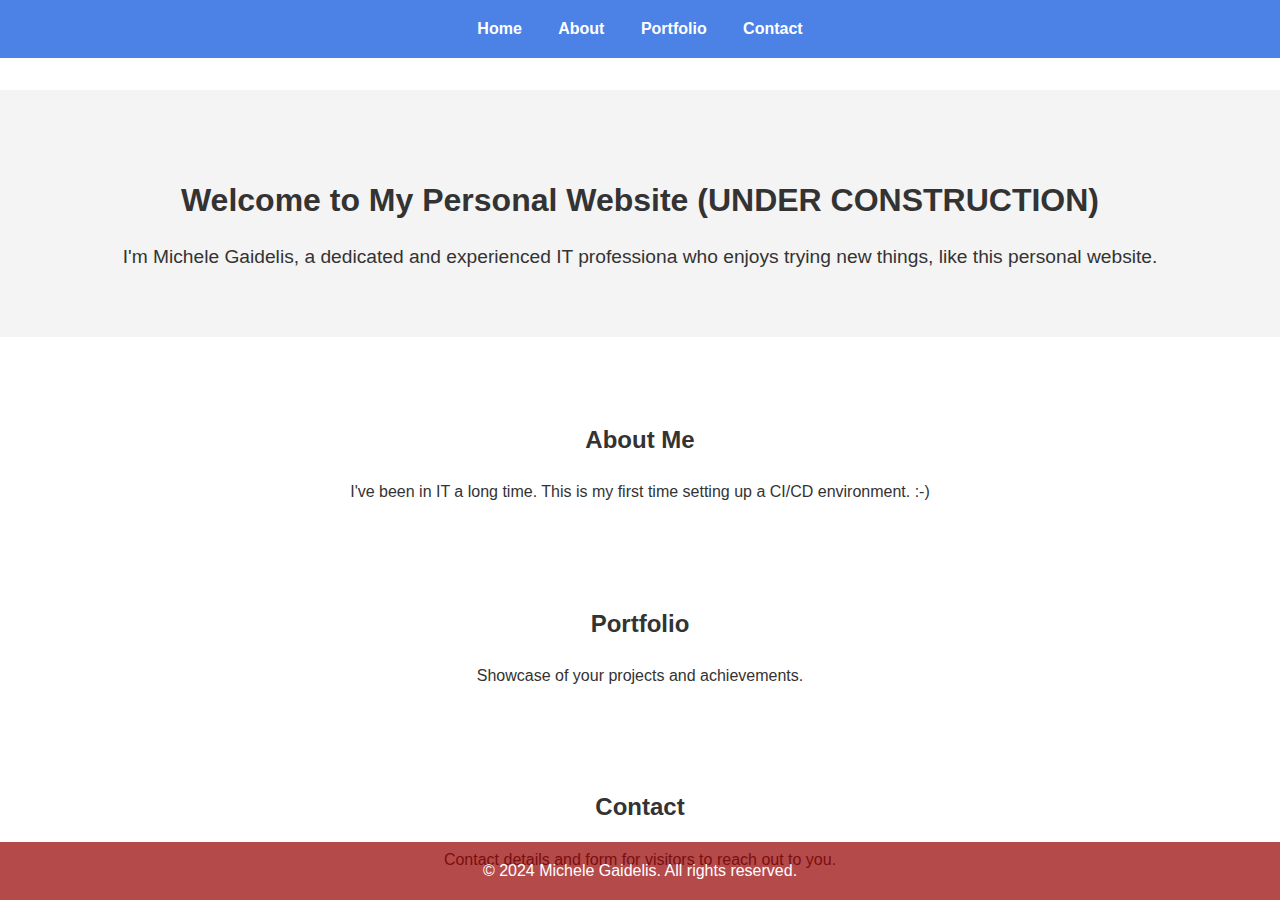
<file: index.html>
<!DOCTYPE html>
   <html lang="en">
   <head>
       <meta charset="UTF-8">
       <meta name="viewport" content="width=device-width, initial-scale=1.0">
       <title>Personal Website</title>
       <link rel="stylesheet" href="styles.css">
   </head>
   <body>
       <header>
           <nav>
               <ul>
                   <li><a href="#home">Home</a></li>
                   <li><a href="#about">About</a></li>
                   <li><a href="#portfolio">Portfolio</a></li>
                   <li><a href="#contact">Contact</a></li>
               </ul>
           </nav>
       </header>
       <section id="home">
           <div class="intro">
               <h1>Welcome to My Personal Website (UNDER CONSTRUCTION)</h1>
               <p>I'm Michele Gaidelis, a dedicated and experienced IT professiona who enjoys trying new things, like this personal website.</p>
           </div>
       </section>
       <section id="about">
           <div class="content">
               <h2>About Me</h2>
               <p>I've been in IT a long time. This is my first time setting up a CI/CD environment. :-)</p>
           </div>
       </section>
       <section id="portfolio">
           <div class="content">
               <h2>Portfolio</h2>
               <p>Showcase of your projects and achievements.</p>
           </div>
       </section>
       <section id="contact">
           <div class="content">
               <h2>Contact</h2>
               <p>Contact details and form for visitors to reach out to you.</p>
           </div>
       </section>
       <footer>
           <p>&copy; 2024 Michele Gaidelis. All rights reserved.</p>
       </footer>
   </body>
   </html>
</file>
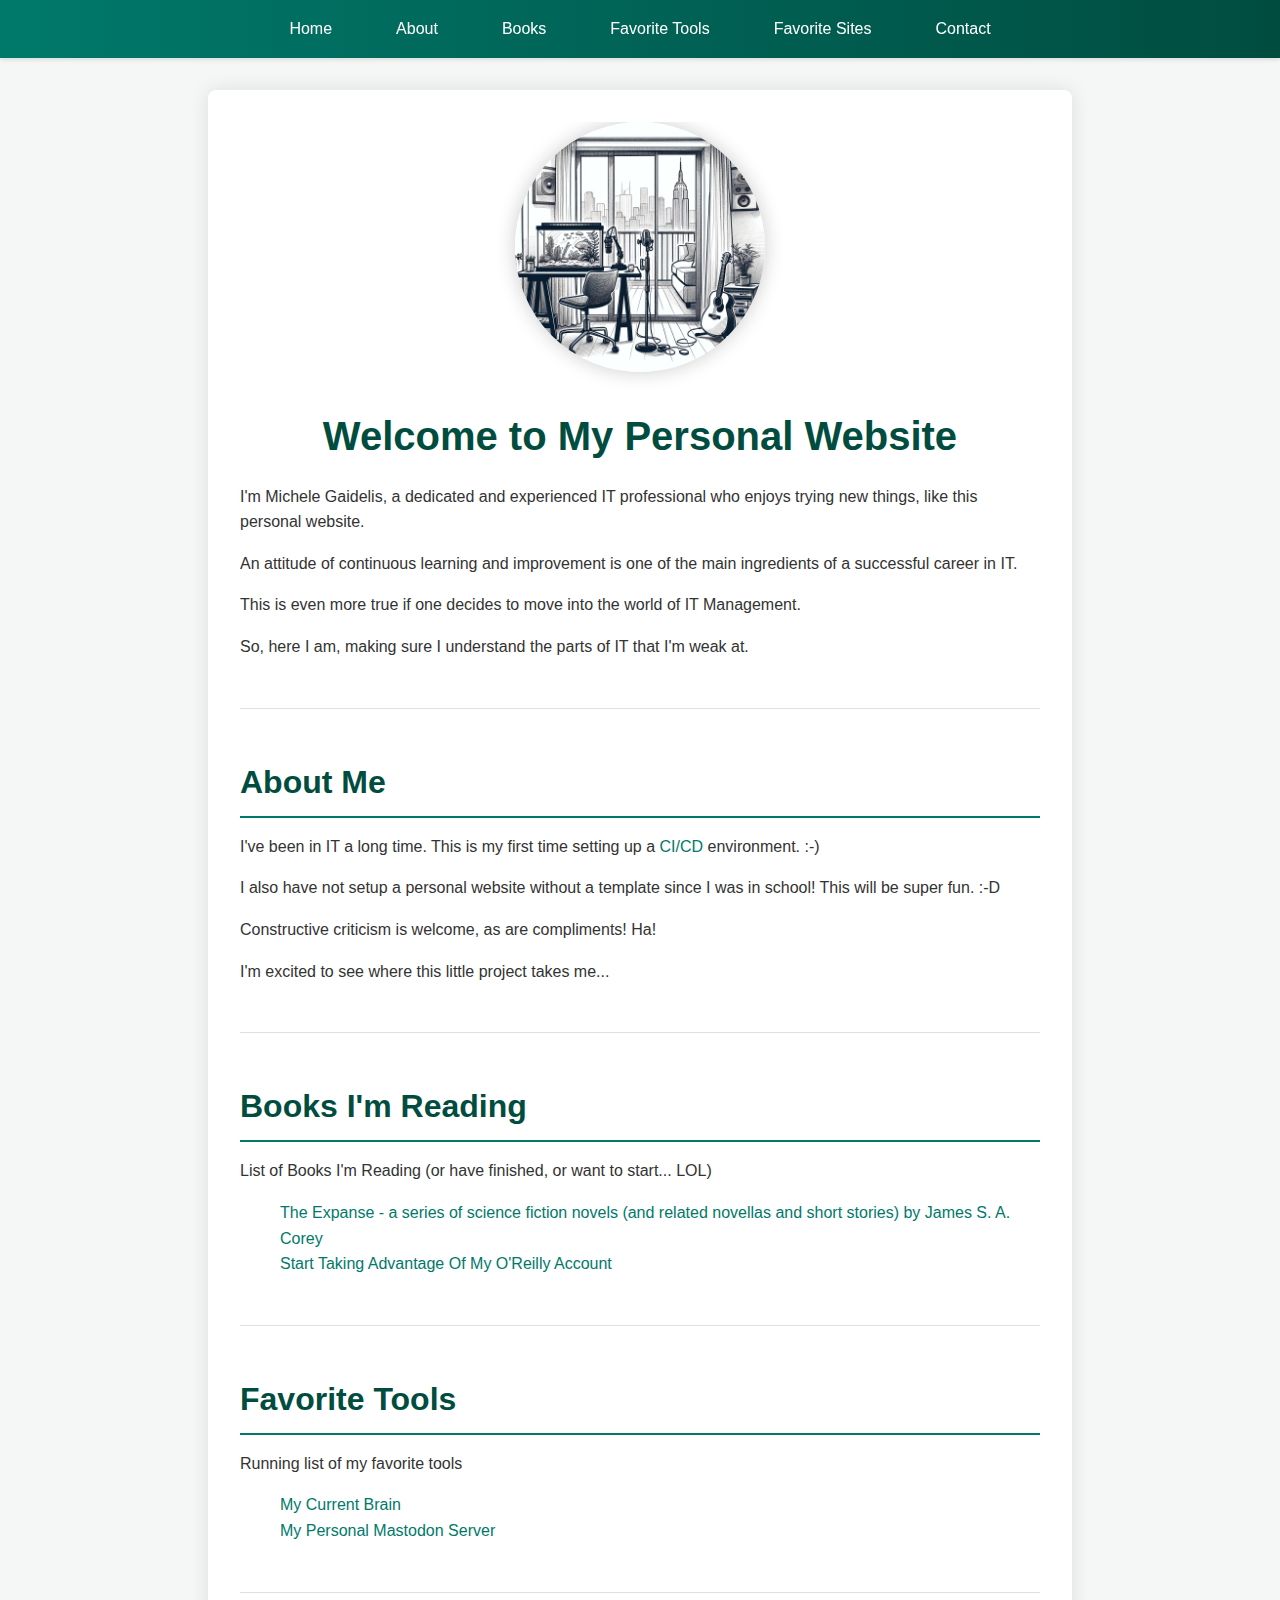
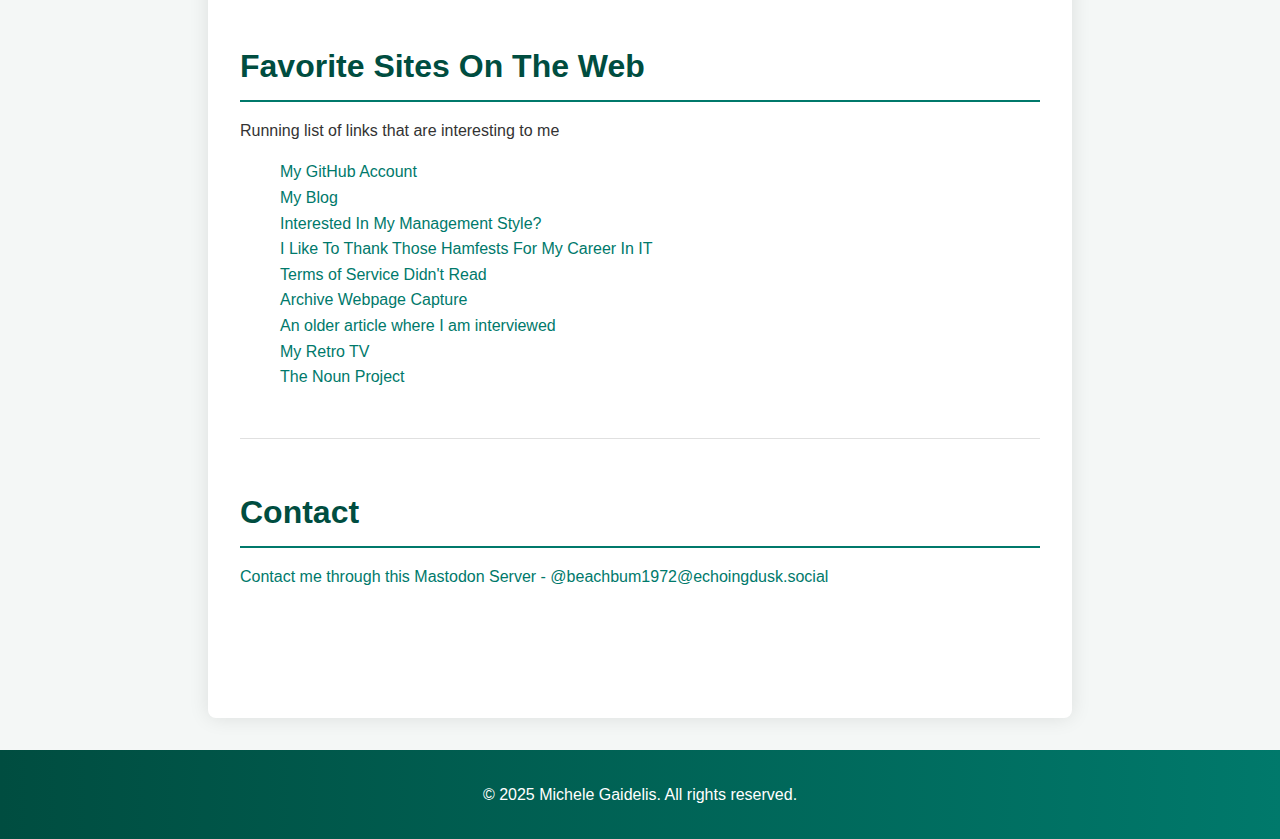
<file: my_website/index.html>
<!DOCTYPE html>
<html lang="en">
    <a rel="me" href="https://echoingdusk.social/@beachbum1972"></a>
<head>
    <meta charset="UTF-8">
    <meta name="viewport" content="width=device-width, initial-scale=1.0">
    <title>Michele Gaidelis - Personal Website</title>
    <link rel="stylesheet" href="styles.css">
</head>
<body>
    <header>
        <nav>
            <ul>
                <li><a href="#home">Home</a></li>
                <li><a href="#about">About</a></li>
                <li><a href="#what-am-i-reading">Books</a></li>
                <li><a href="#favorite_tools">Favorite Tools</a></li>
                <li><a href="#favorite_links">Favorite Sites</a></li>
                <li><a href="#contact">Contact</a></li>
            </ul>
        </nav>
    </header>
    <main>
        <section id="home">
            <img src="img/brooklyn_sketch.jpg" alt="Michele Gaidelis" class="profile-picture" width="400">
            <h1>Welcome to My Personal Website</h1>
            <p </p>
            <p>I'm Michele Gaidelis, a dedicated and experienced IT professional who enjoys trying new things, like this personal website.</p>
            <p>An attitude of continuous learning and improvement is one of the main ingredients of a successful career in IT.</p>
            <p>This is even more true if one decides to move into the world of IT Management.</p>
            <p>So, here I am, making sure I understand the parts of IT that I'm weak at.</p>
        </section>

        <section id="about">
            <h2>About Me</h2>
            <p>I've been in IT a long time. This is my first time setting up a <a href="https://about.gitlab.com/topics/ci-cd/" target="_blank">CI/CD</a> environment. :-)</p>
            <p>I also have not setup a personal website without a template since I was in school! This will be super fun. :-D</p>
            <p>Constructive criticism is welcome, as are compliments! Ha!</p>
            <p>I'm excited to see where this little project takes me...</p>
        </section>
        <section id="what-am-i-reading">
            <h2>Books I'm Reading</h2>
            <p>List of Books I'm Reading (or have finished, or want to start... LOL)</p>
                <ul>
                    <a href="https://en.wikipedia.org/wiki/The_Expanse_(novel_series)" target="_blank" rel="noopener noreferrer">The Expanse - a series of science fiction novels (and related novellas and short stories) by James S. A. Corey</a><br />
                    <a href="https://www.oreilly.com/" target="_blank" rel="noopener noreferrer">Start Taking Advantage Of My O'Reilly Account</a><br />
                </ul>
            </div>
        </section>
        <section id="favorite_tools">
            <h2>Favorite Tools</h2>
            <p>Running list of my favorite tools</p>
               <ul>
                    <a href="https://obsidian.md/" target="_blank" rel="noopener noreferrer">My Current Brain</a><br />
                    <a href="https://echoingdusk.social/@beachbum1972" target="_blank rel="noopener noreferrer"">My Personal Mastodon Server</a><br />
               
               </ul>
           </div>
        </section>
        <section id="favorite_links">
            <h2>Favorite Sites On The Web</h2>
            <p>Running list of links that are interesting to me</p>
               <ul>
                <a href="https://github.com/Beachbum72" target="_blank" rel="noopener noreferrer">My GitHub Account</a><br />
                <a href="https://compuveg.wordpress.com" target="_blank" rel="noopener noreferrer">My Blog</a><br />
                <a href="https://en.wikipedia.org/wiki/Servant_leadership" target="_blank" rel="noopener noreferrer">Interested In My Management Style?</a><br />
                <a href="https://thereader.mitpress.mit.edu/the-rich-history-of-ham-radio-culture/" target="_blank" rel="noopener noreferrer">I Like To Thank Those Hamfests For My Career In IT</a> <br />
                <a href="https://tosdr.org/" target="_blank" rel="noopener noreferrer">Terms of Service Didn't Read</a><br />
                <a href="https://archive.ph/" target="_blank" rel="noopener noreferrer">Archive Webpage Capture</a><br />
                <a href="https://www.builtinnyc.com/articles/diverse-passions-same-destination-19-women-share-their-unique-journeys-tech-industry" target="_blank" rel=noopener noreferrer">An older article where I am interviewed</a><br />
                <a href="https://myretrotvs.com/" target="_blank" rel="noopener noreferrer">My Retro TV</a><br />
                <a href="https://thenounproject.com/" target="_blank" rel="noopener noreferrer">The Noun Project</a>
               
               </ul>
           </div>
        </section>
        <section id="contact">
            <h2>Contact</h2>
            <p><a href="https://echoingdusk.social/@beachbum1972" target="_blank rel="noopener noreferrer"">Contact me through this Mastodon Server - @beachbum1972@echoingdusk.social</a><br />
        </section>
    </main>
    <footer>
           <p>&copy; 2025 Michele Gaidelis. All rights reserved.</p>
    </footer>
   </body>
   </html>
</file>
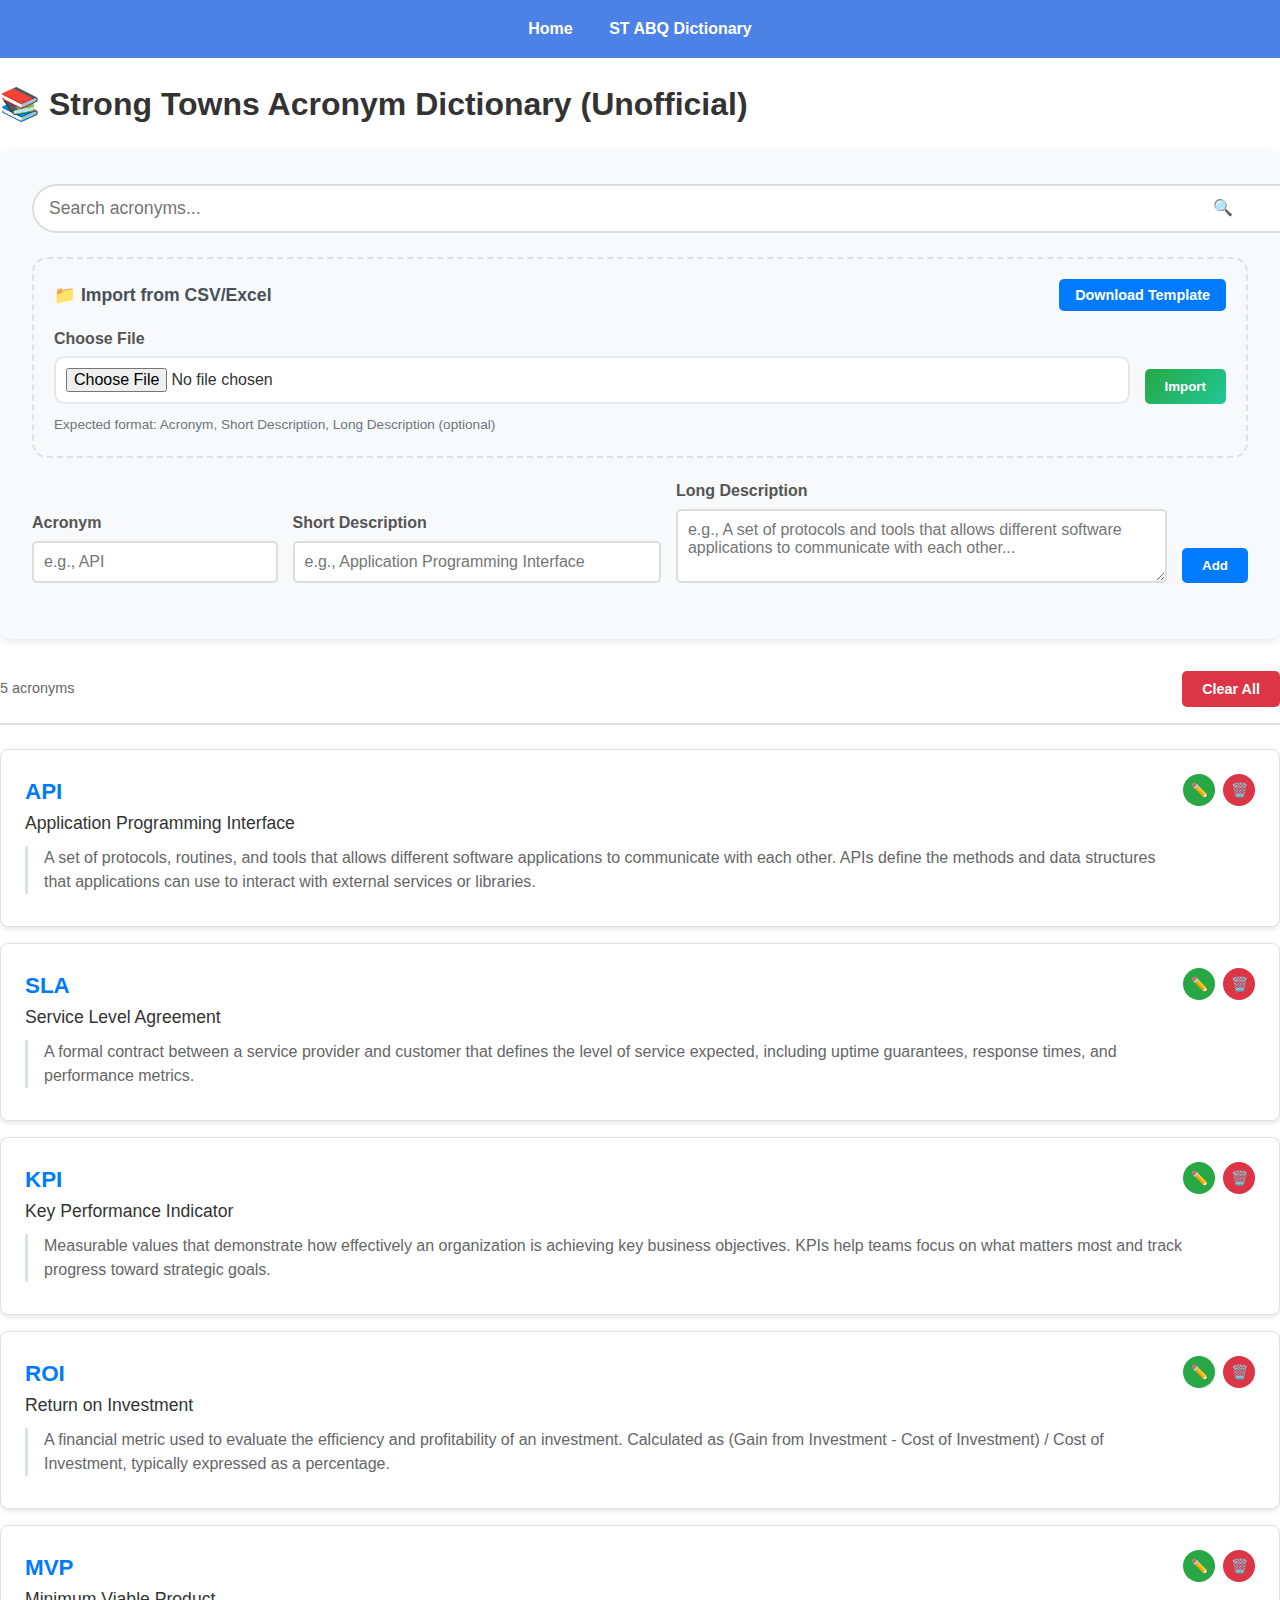
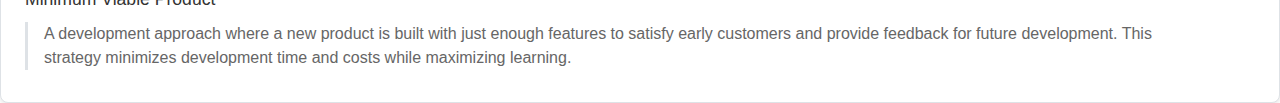
<file: acronym_dictionary.html>
<!DOCTYPE html>
<html lang="en">
<head>
    <meta charset="UTF-8">
    <meta name="viewport" content="width=device-width, initial-scale=1.0">
    <title>Strong Towns (Unofficial) ABQ Dictionary - Michele Gaidelis</title>
    <link rel="stylesheet" href="styles.css">
    <!-- Additional styles specific to the dictionary functionality -->
    <style>
        /* Dictionary-specific styles that extend your main CSS */
        .dictionary-container {
            max-width: 800px;
            margin: 2rem auto;
            padding: 0 20px;
        }

        .dictionary-header {
            text-align: center;
            margin-bottom: 2rem;
        }

        .dictionary-header h1 {
            font-size: 2.5rem;
            margin-bottom: 0.5rem;
        }

        .search-section {
            background: #f8f9fa;
            padding: 2rem;
            border-radius: 10px;
            margin-bottom: 2rem;
            box-shadow: 0 2px 10px rgba(0,0,0,0.1);
        }

        .search-container {
            position: relative;
            margin-bottom: 1.5rem;
        }

        #searchInput {
            width: 100%;
            padding: 12px 45px 12px 15px;
            font-size: 1.1rem;
            border: 2px solid #ddd;
            border-radius: 25px;
            outline: none;
            transition: border-color 0.3s ease;
        }

        #searchInput:focus {
            border-color: #007bff;
            box-shadow: 0 0 0 3px rgba(0,123,255,0.1);
        }

        .search-icon {
            position: absolute;
            right: 15px;
            top: 50%;
            transform: translateY(-50%);
            color: #666;
        }

        .add-section {
            display: grid;
            grid-template-columns: 1fr 1.5fr 2fr auto;
            gap: 15px;
            align-items: end;
            margin-bottom: 1.5rem;
        }

        .input-group {
            display: flex;
            flex-direction: column;
        }

        .input-group label {
            font-weight: 600;
            margin-bottom: 5px;
            color: #555;
        }

        .input-group input,
        .input-group textarea {
            padding: 10px;
            border: 2px solid #ddd;
            border-radius: 5px;
            font-size: 1rem;
            transition: border-color 0.3s ease;
        }

        .input-group textarea {
            resize: vertical;
            min-height: 50px;
            font-family: inherit;
        }

        .input-group input:focus,
        .input-group textarea:focus {
            outline: none;
            border-color: #007bff;
        }

        .btn {
            padding: 10px 20px;
            background: #007bff;
            color: white;
            border: none;
            border-radius: 5px;
            cursor: pointer;
            font-weight: 600;
            transition: background-color 0.3s ease;
        }

        .btn:hover {
            background: #0056b3;
        }

        .import-section {
            background: #e9ecef;
            padding: 1.5rem;
            border-radius: 10px;
            border: 2px dashed #6c757d;
            margin-bottom: 1.5rem;
        }

        .import-section h3 {
            margin: 0 0 1rem 0;
            color: #495057;
        }

        .results-section {
            margin-top: 2rem;
        }

        .results-header {
            display: flex;
            justify-content: space-between;
            align-items: center;
            margin-bottom: 1.5rem;
            padding-bottom: 1rem;
            border-bottom: 2px solid #dee2e6;
        }

        .results-count {
            color: #666;
            font-size: 0.9rem;
        }

        .clear-btn {
            background: #dc3545;
            font-size: 0.9rem;
        }

        .clear-btn:hover {
            background: #c82333;
        }

        .acronym-list {
            display: grid;
            gap: 1rem;
        }

        .acronym-item {
            background: white;
            border: 1px solid #dee2e6;
            border-radius: 8px;
            padding: 1.5rem;
            transition: all 0.3s ease;
            box-shadow: 0 2px 5px rgba(0,0,0,0.1);
        }

        .acronym-item:hover {
            transform: translateY(-2px);
            box-shadow: 0 4px 15px rgba(0,0,0,0.15);
            border-color: #007bff;
        }

        .acronym-header {
            display: flex;
            justify-content: space-between;
            align-items: flex-start;
            margin-bottom: 0.5rem;
        }

        .acronym-term {
            font-size: 1.4rem;
            font-weight: 700;
            color: #007bff;
            margin: 0;
        }

        .acronym-short {
            font-size: 1.1rem;
            color: #333;
            font-weight: 500;
            margin: 0 0 0.5rem 0;
        }

        .acronym-long {
            color: #666;
            line-height: 1.5;
            padding-left: 1rem;
            border-left: 3px solid #dee2e6;
            margin: 0;
        }

        .action-buttons {
            display: flex;
            gap: 8px;
        }

        .edit-btn,
        .delete-btn {
            width: 32px;
            height: 32px;
            border: none;
            border-radius: 50%;
            cursor: pointer;
            display: flex;
            align-items: center;
            justify-content: center;
            font-size: 14px;
            transition: all 0.3s ease;
        }

        .edit-btn {
            background: #28a745;
            color: white;
        }

        .edit-btn:hover {
            background: #218838;
            transform: scale(1.1);
        }

        .delete-btn {
            background: #dc3545;
            color: white;
        }

        .delete-btn:hover {
            background: #c82333;
            transform: scale(1.1);
        }

        .edit-form {
            background: #f8f9fa;
            border: 2px solid #007bff;
            border-radius: 8px;
            padding: 1rem;
            margin-top: 1rem;
        }

        .edit-form-row {
            margin-bottom: 1rem;
        }

        .edit-form-row:last-child {
            margin-bottom: 0;
        }

        .edit-form-row label {
            display: block;
            font-weight: 600;
            margin-bottom: 5px;
            color: #555;
        }

        .edit-form-row input,
        .edit-form-row textarea {
            width: 100%;
            padding: 8px 12px;
            border: 1px solid #ddd;
            border-radius: 4px;
            font-size: 0.95rem;
        }

        .edit-form-buttons {
            display: flex;
            gap: 10px;
            justify-content: flex-end;
            margin-top: 1rem;
        }

        .save-btn {
            background: #28a745;
        }

        .save-btn:hover {
            background: #218838;
        }

        .cancel-btn {
            background: #6c757d;
        }

        .cancel-btn:hover {
            background: #5a6268;
        }

        .delete-confirmation {
            background: #fff3cd;
            border: 2px solid #ffc107;
            border-radius: 8px;
            padding: 1rem;
            margin-top: 1rem;
        }

        .delete-confirmation p {
            margin: 0 0 10px 0;
            color: #856404;
            font-weight: 600;
        }

        .delete-confirmation-input {
            width: 100%;
            padding: 8px 12px;
            border: 2px solid #ffc107;
            border-radius: 4px;
            margin-bottom: 10px;
        }

        .delete-confirmation-buttons {
            display: flex;
            gap: 10px;
            justify-content: flex-end;
        }

        .confirm-delete-btn {
            background: #dc3545;
            opacity: 0.5;
            transition: opacity 0.3s ease;
        }

        .confirm-delete-btn:enabled {
            opacity: 1;
        }

        .cancel-delete-btn {
            background: #6c757d;
        }

        .clear-all-modal {
            position: fixed;
            top: 0;
            left: 0;
            width: 100%;
            height: 100%;
            background: rgba(0, 0, 0, 0.5);
            display: flex;
            justify-content: center;
            align-items: center;
            z-index: 1000;
        }

        .clear-all-content {
            background: white;
            padding: 2rem;
            border-radius: 10px;
            max-width: 400px;
            width: 90%;
            box-shadow: 0 20px 40px rgba(0, 0, 0, 0.3);
        }

        .clear-all-content h3 {
            color: #dc3545;
            margin-bottom: 1rem;
        }

        .clear-all-input {
            width: 100%;
            padding: 10px;
            border: 2px solid #dc3545;
            border-radius: 4px;
            margin-bottom: 1rem;
        }

        .clear-all-buttons {
            display: flex;
            gap: 10px;
            justify-content: flex-end;
        }

        .clear-all-confirm {
            background: #dc3545;
            opacity: 0.5;
            transition: opacity 0.3s ease;
        }

        .clear-all-confirm:enabled {
            opacity: 1;
        }

        .clear-all-cancel {
            background: #6c757d;
        }

        .no-results {
            text-align: center;
            color: #666;
            font-style: italic;
            padding: 2rem;
        }

        .highlight {
            background: #fff3cd;
            padding: 2px 4px;
            border-radius: 3px;
        }

        /* Responsive design */
        @media (max-width: 768px) {
            .add-section {
                grid-template-columns: 1fr;
            }
            
            .dictionary-container {
                margin: 1rem auto;
                padding: 0 15px;
            }
            
            .dictionary-header h1 {
                font-size: 2rem;
            }
        }    
    </style>
</head>
<header>
    <nav>
        <ul>
            <li><a href="index.html">Home</a></li>
            <li><a href="acronym_dictionary.html">ST ABQ Dictionary</a></li>
        </ul>
    </nav>
</header>
<body>
    <div class="container">
        <div class="header">
            <h1>📚 Strong Towns Acronym Dictionary (Unofficial)</h1>
        </div>

        <div class="search-section">
            <div class="search-container">
                <input type="text" id="searchInput" placeholder="Search acronyms..." autocomplete="off">
                <span class="search-icon">🔍</span>
            </div>
            
            <div class="import-section" style="margin-bottom: 20px; padding: 20px; background: #f8f9fa; border-radius: 15px; border: 2px dashed #dee2e6;">
                <div style="display: flex; justify-content: space-between; align-items: center; margin-bottom: 15px;">
                    <h3 style="margin: 0; color: #495057; font-size: 1.1rem;">📁 Import from CSV/Excel</h3>
                    <button class="btn" style="padding: 8px 16px; font-size: 0.9rem;" onclick="downloadTemplate()">Download Template</button>
                </div>
                <div style="display: flex; gap: 15px; align-items: end;">
                    <div class="input-group" style="flex: 1;">
                        <label for="csvFileInput">Choose File</label>
                        <input type="file" id="csvFileInput" accept=".csv,.xlsx,.xls" style="padding: 10px; border: 2px solid #e1e8ed; border-radius: 10px; background: white;">
                    </div>
                    <button class="btn" onclick="importFromFile()" style="background: linear-gradient(135deg, #28a745 0%, #20c997 100%);">Import</button>
                </div>
                <div style="margin-top: 10px; font-size: 0.85rem; color: #6c757d;">
                    Expected format: Acronym, Short Description, Long Description (optional)
                </div>
            </div>
            
            <div class="add-section">
                <div class="input-group">
                    <label for="acronymInput">Acronym</label>
                    <input type="text" id="acronymInput" placeholder="e.g., API" autocomplete="off">
                </div>
                <div class="input-group">
                    <label for="shortDefinitionInput">Short Description</label>
                    <input type="text" id="shortDefinitionInput" placeholder="e.g., Application Programming Interface" autocomplete="off">
                </div>
                <div class="input-group">
                    <label for="longDefinitionInput">Long Description</label>
                    <textarea id="longDefinitionInput" placeholder="e.g., A set of protocols and tools that allows different software applications to communicate with each other..." rows="2"></textarea>
                </div>
                <button class="btn" onclick="addAcronym()">Add</button>
            </div>
        </div>

        <div class="results-section">
            <div class="results-header">
                <span class="results-count" id="resultsCount">0 acronyms</span>
                <button class="btn clear-btn" onclick="clearAllAcronyms()">Clear All</button>
            </div>
            <div class="acronym-list" id="acronymList">
                <div class="no-results">No acronyms found. Add some above!</div>
            </div>
        </div>
    </div>

    <script>
        // In-memory storage for acronyms
        let acronyms = [];

        // Initialize with sample data
        function initializeAcronyms() {
            acronyms = [
                { 
                    term: "API", 
                    shortDefinition: "Application Programming Interface", 
                    longDefinition: "A set of protocols, routines, and tools that allows different software applications to communicate with each other. APIs define the methods and data structures that applications can use to interact with external services or libraries."
                },
                { 
                    term: "SLA", 
                    shortDefinition: "Service Level Agreement", 
                    longDefinition: "A formal contract between a service provider and customer that defines the level of service expected, including uptime guarantees, response times, and performance metrics."
                },
                { 
                    term: "KPI", 
                    shortDefinition: "Key Performance Indicator", 
                    longDefinition: "Measurable values that demonstrate how effectively an organization is achieving key business objectives. KPIs help teams focus on what matters most and track progress toward strategic goals."
                },
                { 
                    term: "ROI", 
                    shortDefinition: "Return on Investment", 
                    longDefinition: "A financial metric used to evaluate the efficiency and profitability of an investment. Calculated as (Gain from Investment - Cost of Investment) / Cost of Investment, typically expressed as a percentage."
                },
                { 
                    term: "MVP", 
                    shortDefinition: "Minimum Viable Product", 
                    longDefinition: "A development approach where a new product is built with just enough features to satisfy early customers and provide feedback for future development. This strategy minimizes development time and costs while maximizing learning."
                }
            ];
            displayAcronyms();
        }

        // CSV/Excel Import Functions
        function downloadTemplate() {
            const csvContent = "Acronym,Short Description,Long Description\nAPI,Application Programming Interface,A set of protocols and tools for software communication\nSLA,Service Level Agreement,A contract defining expected service levels\nKPI,Key Performance Indicator,Measurable values showing goal achievement";
            
            const blob = new Blob([csvContent], { type: 'text/csv' });
            const url = window.URL.createObjectURL(blob);
            const a = document.createElement('a');
            a.href = url;
            a.download = 'acronym_template.csv';
            document.body.appendChild(a);
            a.click();
            document.body.removeChild(a);
            window.URL.revokeObjectURL(url);
        }

        function importFromFile() {
            const fileInput = document.getElementById('csvFileInput');
            const file = fileInput.files[0];
            
            if (!file) {
                alert('Please select a file to import');
                return;
            }
            
            const reader = new FileReader();
            
            reader.onload = function(e) {
                try {
                    let content = e.target.result;
                    let rows;
                    
                    // Simple CSV parsing (handles basic cases)
                    if (file.name.toLowerCase().endsWith('.csv')) {
                        rows = content.split('\n').map(row => {
                            // Simple CSV parsing - split by comma but handle quoted fields
                            const result = [];
                            let current = '';
                            let inQuotes = false;
                            
                            for (let i = 0; i < row.length; i++) {
                                const char = row[i];
                                if (char === '"') {
                                    inQuotes = !inQuotes;
                                } else if (char === ',' && !inQuotes) {
                                    result.push(current.trim());
                                    current = '';
                                } else {
                                    current += char;
                                }
                            }
                            result.push(current.trim());
                            return result;
                        });
                    } else {
                        // For Excel files, we'll do a basic tab/comma split
                        // Note: This is a simplified approach. For full Excel support, you'd need a library like SheetJS
                        rows = content.split('\n').map(row => row.split(/[,\t]/));
                    }
                    
                    // Skip header row if it exists
                    const dataRows = rows.slice(1).filter(row => row.length >= 2 && row[0].trim());
                    
                    let importCount = 0;
                    let updateCount = 0;
                    
                    dataRows.forEach(row => {
                        const term = row[0].trim().toUpperCase();
                        const shortDefinition = row[1].trim();
                        const longDefinition = row[2] ? row[2].trim() : '';
                        
                        if (term && shortDefinition) {
                            const existingIndex = acronyms.findIndex(a => a.term === term);
                            if (existingIndex !== -1) {
                                acronyms[existingIndex].shortDefinition = shortDefinition;
                                acronyms[existingIndex].longDefinition = longDefinition;
                                updateCount++;
                            } else {
                                acronyms.push({ term, shortDefinition, longDefinition });
                                importCount++;
                            }
                        }
                    });
                    
                    // Sort acronyms alphabetically
                    acronyms.sort((a, b) => a.term.localeCompare(b.term));
                    
                    displayAcronyms();
                    updateResultsCount();
                    
                    // Clear the file input
                    fileInput.value = '';
                    
                    // Show success message
                    if (importCount > 0 || updateCount > 0) {
                        let message = 'Import completed!\n';
                        if (importCount > 0) message += `Added: ${importCount} new acronyms\n`;
                        if (updateCount > 0) message += `Updated: ${updateCount} existing acronyms`;
                        alert(message);
                    } else {
                        alert('No valid acronyms found in the file. Please check the format.');
                    }
                    
                } catch (error) {
                    console.error('Import error:', error);
                    alert('Error importing file. Please check the file format and try again.');
                }
            };
            
            reader.onerror = function() {
                alert('Error reading file. Please try again.');
            };
            
            // Read the file as text
            reader.readAsText(file);
        }

        function addAcronym() {
            const acronymInput = document.getElementById('acronymInput');
            const shortDefinitionInput = document.getElementById('shortDefinitionInput');
            const longDefinitionInput = document.getElementById('longDefinitionInput');
            
            const term = acronymInput.value.trim().toUpperCase();
            const shortDefinition = shortDefinitionInput.value.trim();
            const longDefinition = longDefinitionInput.value.trim();
            
            if (!term || !shortDefinition) {
                alert('Please enter both acronym and short description');
                return;
            }
            
            // Check if acronym already exists
            const existingIndex = acronyms.findIndex(a => a.term === term);
            if (existingIndex !== -1) {
                if (confirm('This acronym already exists. Do you want to update it?')) {
                    acronyms[existingIndex].shortDefinition = shortDefinition;
                    acronyms[existingIndex].longDefinition = longDefinition;
                } else {
                    return;
                }
            } else {
                acronyms.push({ term, shortDefinition, longDefinition });
            }
            
            // Clear inputs
            acronymInput.value = '';
            shortDefinitionInput.value = '';
            longDefinitionInput.value = '';
            
            // Sort acronyms alphabetically
            acronyms.sort((a, b) => a.term.localeCompare(b.term));
            
            displayAcronyms();
            updateResultsCount();
        }

        function deleteAcronym(index) {
            if (confirm(`Are you sure you want to delete "${acronyms[index].term}"?`)) {
                acronyms.splice(index, 1);
                displayAcronyms();
                updateResultsCount();
            }
        }

        function editAcronym(index) {
            const acronym = acronyms[index];
            const newTerm = prompt('Edit acronym:', acronym.term);
            const newShort = prompt('Edit short description:', acronym.shortDefinition);
            const newLong = prompt('Edit long description:', acronym.longDefinition || '');
            
            if (newTerm !== null && newShort !== null) {
                const term = newTerm.trim().toUpperCase();
                const shortDefinition = newShort.trim();
                const longDefinition = newLong ? newLong.trim() : '';
                
                if (term && shortDefinition) {
                    // Check if the new term conflicts with another acronym
                    const existingIndex = acronyms.findIndex((a, i) => a.term === term && i !== index);
                    if (existingIndex !== -1) {
                        alert('This acronym already exists');
                        return;
                    }
                    
                    acronyms[index] = { term, shortDefinition, longDefinition };
                    acronyms.sort((a, b) => a.term.localeCompare(b.term));
                    displayAcronyms();
                    updateResultsCount();
                }
            }
        }

        function clearAllAcronyms() {
            if (confirm(`Are you sure you want to delete all ${acronyms.length} acronyms? This cannot be undone.`)) {
                if (confirm('This will permanently delete all acronyms. Are you absolutely sure?')) {
                    acronyms = [];
                    displayAcronyms();
                    updateResultsCount();
                }
            }
        }

        function searchAcronyms() {
            const query = document.getElementById('searchInput').value.toLowerCase();
            
            if (!query) {
                displayAcronyms();
                return;
            }
            
            const filtered = acronyms.filter(acronym => 
                acronym.term.toLowerCase().includes(query) ||
                acronym.shortDefinition.toLowerCase().includes(query) ||
                (acronym.longDefinition && acronym.longDefinition.toLowerCase().includes(query))
            );
            
            displayAcronyms(filtered, query);
        }

        function highlightText(text, query) {
            if (!query) return text;
            const regex = new RegExp(`(${query.replace(/[.*+?^${}()|[\]\\]/g, '\\$&')})`, 'gi');
            return text.replace(regex, '<span class="highlight">$1</span>');
        }

        function displayAcronyms(filteredAcronyms = null, query = '') {
            const acronymList = document.getElementById('acronymList');
            const displayList = filteredAcronyms || acronyms;
            
            if (displayList.length === 0) {
                acronymList.innerHTML = '<div class="no-results">No acronyms found. Add some above!</div>';
                return;
            }
            
            acronymList.innerHTML = displayList.map((acronym, index) => {
                const originalIndex = filteredAcronyms ? acronyms.findIndex(a => a.term === acronym.term) : index;
                
                return `
                    <div class="acronym-item">
                        <div class="acronym-header">
                            <div>
                                <div class="acronym-term">${highlightText(acronym.term, query)}</div>
                                <div class="acronym-short">${highlightText(acronym.shortDefinition, query)}</div>
                                ${acronym.longDefinition ? `<div class="acronym-long">${highlightText(acronym.longDefinition, query)}</div>` : ''}
                            </div>
                            <div class="action-buttons">
                                <button class="edit-btn" onclick="editAcronym(${originalIndex})" title="Edit">✏️</button>
                                <button class="delete-btn" onclick="deleteAcronym(${originalIndex})" title="Delete">🗑️</button>
                            </div>
                        </div>
                    </div>
                `;
            }).join('');
        }

        function updateResultsCount() {
            const count = acronyms.length;
            document.getElementById('resultsCount').textContent = `${count} acronym${count !== 1 ? 's' : ''}`;
        }

        // Event listeners
        document.getElementById('searchInput').addEventListener('input', searchAcronyms);

        // Handle Enter key in form inputs
        document.getElementById('acronymInput').addEventListener('keypress', function(e) {
            if (e.key === 'Enter') addAcronym();
        });

        document.getElementById('shortDefinitionInput').addEventListener('keypress', function(e) {
            if (e.key === 'Enter') addAcronym();
        });

        document.getElementById('longDefinitionInput').addEventListener('keypress', function(e) {
            if (e.key === 'Enter' && !e.shiftKey) {
                e.preventDefault();
                addAcronym();
            }
        });

        // Initialize the app
        initializeAcronyms();
        updateResultsCount();
    </script>
</body>
</html>
</file>
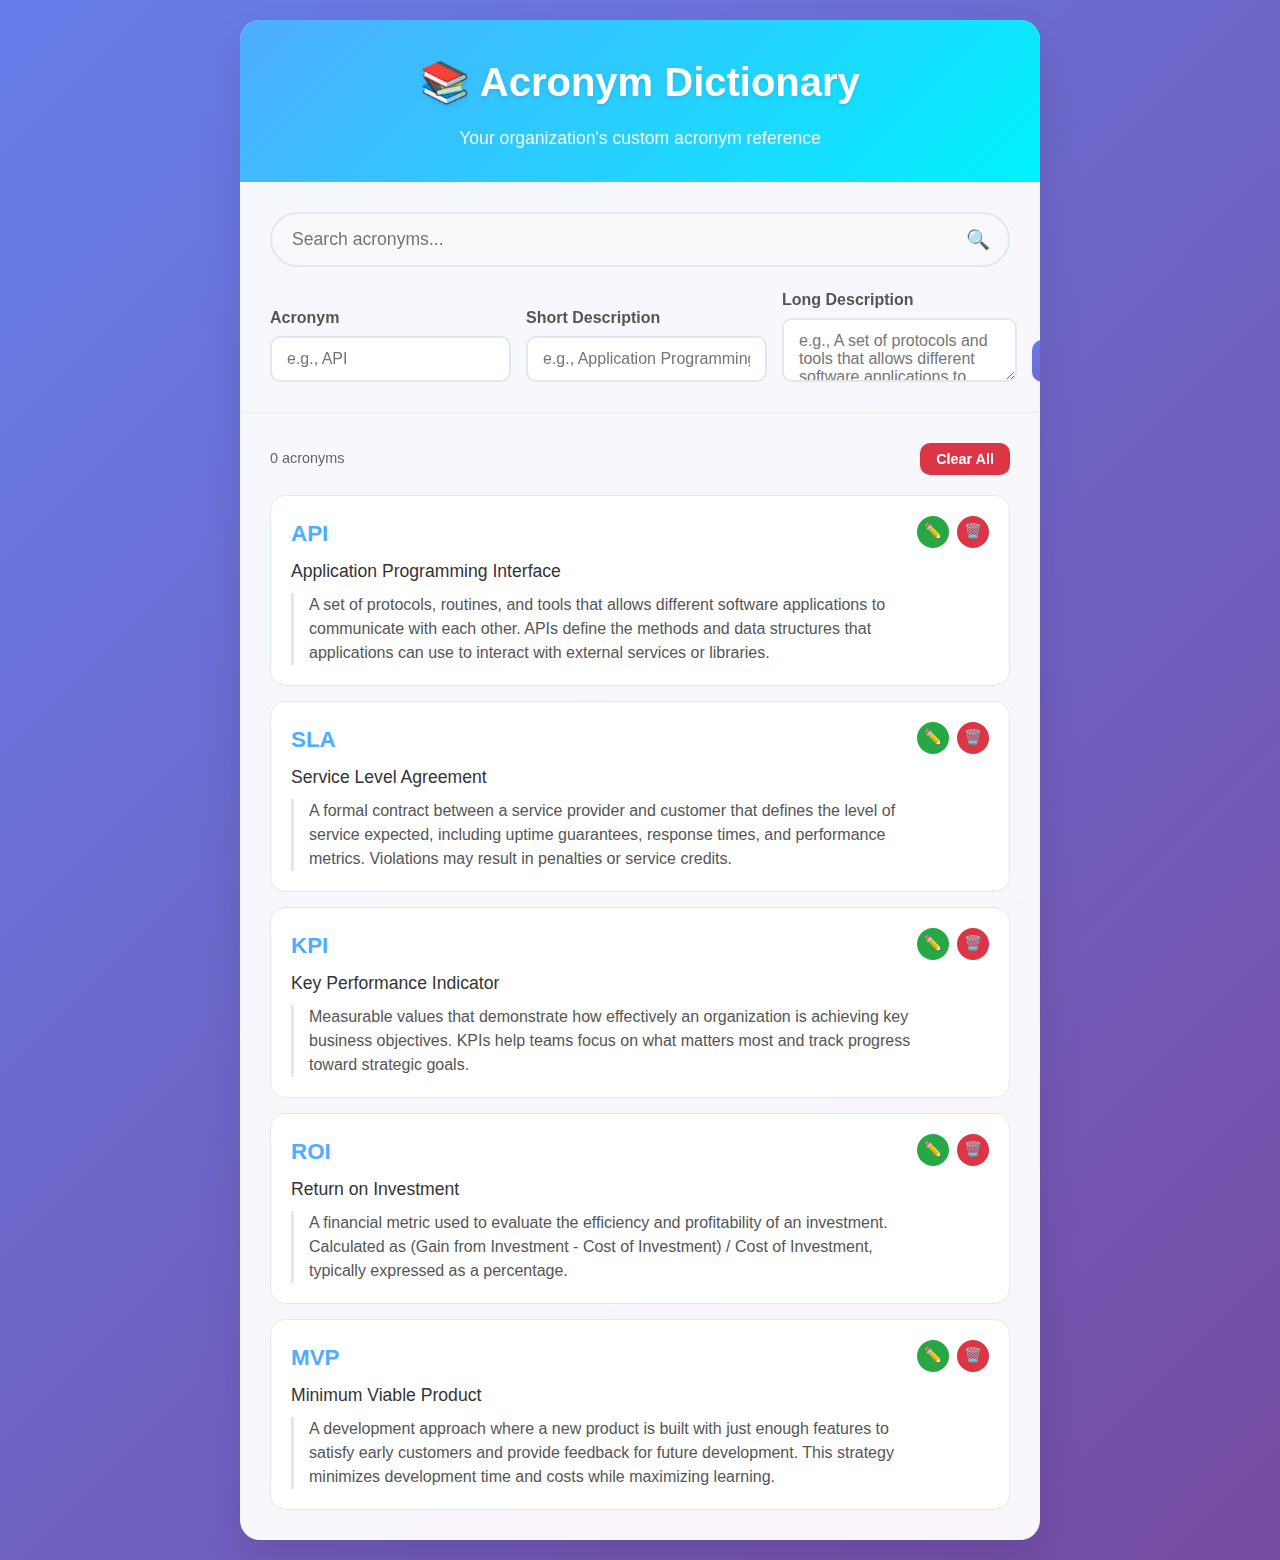
<file: my_website/acronym_dictionary.html>
<!DOCTYPE html>
<html lang="en">
<head>
    <meta charset="UTF-8">
    <meta name="viewport" content="width=device-width, initial-scale=1.0">
    <title>ST ABQ Acronym Dictionary</title>
    <style>
        * {
            margin: 0;
            padding: 0;
            box-sizing: border-box;
        }

        body {
            font-family: -apple-system, BlinkMacSystemFont, 'Segoe UI', Roboto, Oxygen, Ubuntu, Cantarell, sans-serif;
            line-height: 1.6;
            color: #333;
            background: linear-gradient(135deg, #667eea 0%, #764ba2 100%);
            min-height: 100vh;
            padding: 20px;
        }

        .container {
            max-width: 800px;
            margin: 0 auto;
            background: rgba(255, 255, 255, 0.95);
            backdrop-filter: blur(10px);
            border-radius: 20px;
            box-shadow: 0 20px 40px rgba(0, 0, 0, 0.1);
            overflow: hidden;
        }

        .header {
            background: linear-gradient(135deg, #4facfe 0%, #00f2fe 100%);
            color: white;
            padding: 30px;
            text-align: center;
        }

        .header h1 {
            font-size: 2.5rem;
            font-weight: 700;
            margin-bottom: 10px;
            text-shadow: 0 2px 4px rgba(0, 0, 0, 0.1);
        }

        .header p {
            font-size: 1.1rem;
            opacity: 0.9;
        }

        .search-section {
            padding: 30px;
            border-bottom: 1px solid #eee;
        }

        .search-container {
            position: relative;
            margin-bottom: 20px;
        }

        #searchInput {
            width: 100%;
            padding: 15px 50px 15px 20px;
            font-size: 1.1rem;
            border: 2px solid #e1e8ed;
            border-radius: 50px;
            outline: none;
            transition: all 0.3s ease;
            background: #f8f9fa;
        }

        #searchInput:focus {
            border-color: #4facfe;
            background: white;
            box-shadow: 0 0 0 4px rgba(79, 172, 254, 0.1);
        }

        .search-icon {
            position: absolute;
            right: 20px;
            top: 50%;
            transform: translateY(-50%);
            color: #666;
            font-size: 1.2rem;
        }

        .add-section {
            display: grid;
            grid-template-columns: 1fr 1.5fr 2fr auto;
            gap: 15px;
            align-items: end;
        }

        .input-group {
            display: flex;
            flex-direction: column;
        }

        .input-group label {
            font-weight: 600;
            margin-bottom: 5px;
            color: #555;
        }

        .input-group input {
            padding: 12px 15px;
            border: 2px solid #e1e8ed;
            border-radius: 10px;
            font-size: 1rem;
            transition: border-color 0.3s ease;
        }

        .input-group textarea {
            padding: 12px 15px;
            border: 2px solid #e1e8ed;
            border-radius: 10px;
            font-size: 1rem;
            transition: border-color 0.3s ease;
            font-family: inherit;
            resize: vertical;
            min-height: 60px;
        }

        .input-group textarea:focus {
            outline: none;
            border-color: #4facfe;
        }

        .btn {
            padding: 12px 24px;
            background: linear-gradient(135deg, #667eea 0%, #764ba2 100%);
            color: white;
            border: none;
            border-radius: 10px;
            font-weight: 600;
            cursor: pointer;
            transition: all 0.3s ease;
            font-size: 1rem;
        }

        .btn:hover {
            transform: translateY(-2px);
            box-shadow: 0 8px 25px rgba(102, 126, 234, 0.3);
        }

        .results-section {
            padding: 30px;
        }

        .results-header {
            display: flex;
            justify-content: space-between;
            align-items: center;
            margin-bottom: 20px;
        }

        .results-count {
            color: #666;
            font-size: 0.9rem;
        }

        .clear-btn {
            background: #dc3545;
            padding: 8px 16px;
            font-size: 0.9rem;
        }

        .clear-btn:hover {
            box-shadow: 0 4px 15px rgba(220, 53, 69, 0.3);
        }

        .acronym-list {
            display: grid;
            gap: 15px;
        }

        .acronym-item {
            background: white;
            border: 1px solid #e1e8ed;
            border-radius: 15px;
            padding: 20px;
            transition: all 0.3s ease;
            position: relative;
        }

        .acronym-item:hover {
            transform: translateY(-2px);
            box-shadow: 0 8px 25px rgba(0, 0, 0, 0.1);
            border-color: #4facfe;
        }

        .acronym-header {
            display: flex;
            justify-content: space-between;
            align-items: flex-start;
        }

        .acronym-term {
            font-size: 1.4rem;
            font-weight: 700;
            color: #4facfe;
            margin-bottom: 5px;
        }

        .acronym-short {
            font-size: 1.1rem;
            color: #333;
            margin-bottom: 8px;
            font-weight: 500;
        }

        .acronym-long {
            font-size: 1rem;
            color: #555;
            line-height: 1.5;
            padding-left: 15px;
            border-left: 3px solid #e1e8ed;
            margin-top: 5px;
        }

        .action-buttons {
            display: flex;
            gap: 8px;
            flex-shrink: 0;
        }

        .edit-btn, .delete-btn {
            color: white;
            border: none;
            border-radius: 50%;
            width: 32px;
            height: 32px;
            cursor: pointer;
            font-size: 0.9rem;
            transition: all 0.3s ease;
            display: flex;
            align-items: center;
            justify-content: center;
        }

        .edit-btn {
            background: #28a745;
        }

        .edit-btn:hover {
            background: #218838;
            transform: scale(1.1);
        }

        .delete-btn {
            background: #dc3545;
        }

        .delete-btn:hover {
            background: #c82333;
            transform: scale(1.1);
        }

        .edit-form {
            background: #f8f9fa;
            border: 2px solid #4facfe;
            border-radius: 15px;
            padding: 20px;
            margin-top: 15px;
        }

        .edit-form-row {
            display: flex;
            flex-direction: column;
            gap: 10px;
            margin-bottom: 15px;
        }

        .edit-form-row label {
            font-weight: 600;
            color: #555;
            font-size: 0.9rem;
        }

        .edit-form-row input,
        .edit-form-row textarea {
            padding: 10px 12px;
            border: 1px solid #ddd;
            border-radius: 8px;
            font-size: 0.95rem;
        }

        .edit-form-row textarea {
            resize: vertical;
            min-height: 60px;
            font-family: inherit;
        }

        .edit-form-buttons {
            display: flex;
            gap: 10px;
            justify-content: flex-end;
        }

        .edit-form-buttons button {
            padding: 8px 16px;
            border: none;
            border-radius: 8px;
            cursor: pointer;
            font-size: 0.9rem;
            font-weight: 600;
            transition: all 0.3s ease;
        }

        .save-btn {
            background: #28a745;
            color: white;
        }

        .save-btn:hover {
            background: #218838;
        }

        .cancel-btn {
            background: #6c757d;
            color: white;
        }

        .cancel-btn:hover {
            background: #5a6268;
        }

        .delete-confirmation {
            background: #fff3cd;
            border: 2px solid #ffc107;
            border-radius: 10px;
            padding: 15px;
            margin-top: 10px;
        }

        .delete-confirmation p {
            margin: 0 0 10px 0;
            color: #856404;
            font-weight: 600;
        }

        .delete-confirmation-input {
            width: 100%;
            padding: 8px 12px;
            border: 2px solid #ffc107;
            border-radius: 6px;
            margin-bottom: 10px;
            font-size: 0.95rem;
        }

        .delete-confirmation-input:focus {
            outline: none;
            border-color: #e0a800;
        }

        .delete-confirmation-buttons {
            display: flex;
            gap: 10px;
            justify-content: flex-end;
        }

        .confirm-delete-btn {
            background: #dc3545;
            color: white;
            padding: 8px 16px;
            border: none;
            border-radius: 6px;
            cursor: pointer;
            font-weight: 600;
            opacity: 0.5;
            transition: opacity 0.3s ease;
        }

        .confirm-delete-btn:enabled {
            opacity: 1;
        }

        .confirm-delete-btn:enabled:hover {
            background: #c82333;
        }

        .cancel-delete-btn {
            background: #6c757d;
            color: white;
            padding: 8px 16px;
            border: none;
            border-radius: 6px;
            cursor: pointer;
            font-weight: 600;
        }

        .cancel-delete-btn:hover {
            background: #5a6268;
        }

        .clear-all-modal {
            position: fixed;
            top: 0;
            left: 0;
            width: 100%;
            height: 100%;
            background: rgba(0, 0, 0, 0.5);
            display: flex;
            justify-content: center;
            align-items: center;
            z-index: 1000;
        }

        .clear-all-content {
            background: white;
            padding: 30px;
            border-radius: 15px;
            max-width: 400px;
            width: 90%;
            box-shadow: 0 20px 40px rgba(0, 0, 0, 0.3);
        }

        .clear-all-content h3 {
            color: #dc3545;
            margin-bottom: 15px;
            font-size: 1.3rem;
        }

        .clear-all-content p {
            margin-bottom: 15px;
            color: #555;
            line-height: 1.5;
        }

        .clear-all-input {
            width: 100%;
            padding: 10px 12px;
            border: 2px solid #dc3545;
            border-radius: 8px;
            margin-bottom: 15px;
            font-size: 1rem;
        }

        .clear-all-input:focus {
            outline: none;
            border-color: #c82333;
        }

        .clear-all-buttons {
            display: flex;
            gap: 10px;
            justify-content: flex-end;
        }

        .clear-all-confirm {
            background: #dc3545;
            color: white;
            padding: 10px 20px;
            border: none;
            border-radius: 8px;
            cursor: pointer;
            font-weight: 600;
            opacity: 0.5;
            transition: opacity 0.3s ease;
        }

        .clear-all-confirm:enabled {
            opacity: 1;
        }

        .clear-all-confirm:enabled:hover {
            background: #c82333;
        }

        .clear-all-cancel {
            background: #6c757d;
            color: white;
            padding: 10px 20px;
            border: none;
            border-radius: 8px;
            cursor: pointer;
            font-weight: 600;
        }

        .clear-all-cancel:hover {
            background: #5a6268;
        }

        .no-results {
            text-align: center;
            color: #666;
            font-style: italic;
            padding: 40px;
        }

        .highlight {
            background: #fff3cd;
            padding: 2px 4px;
            border-radius: 3px;
        }

        @media (max-width: 768px) {
            .add-section {
                grid-template-columns: 1fr;
                gap: 15px;
            }
            
            .header h1 {
                font-size: 2rem;
            }
            
            .container {
                margin: 10px;
            }
        }
    </style>
</head>
<body>
    <div class="container">
        <div class="header">
            <h1>📚 Acronym Dictionary</h1>
            <p>Your organization's custom acronym reference</p>
        </div>

        <div class="search-section">
            <div class="search-container">
                <input type="text" id="searchInput" placeholder="Search acronyms..." autocomplete="off">
                <span class="search-icon">🔍</span>
            </div>
            
            <div class="add-section">
                <div class="input-group">
                    <label for="acronymInput">Acronym</label>
                    <input type="text" id="acronymInput" placeholder="e.g., API" autocomplete="off">
                </div>
                <div class="input-group">
                    <label for="shortDefinitionInput">Short Description</label>
                    <input type="text" id="shortDefinitionInput" placeholder="e.g., Application Programming Interface" autocomplete="off">
                </div>
                <div class="input-group">
                    <label for="longDefinitionInput">Long Description</label>
                    <textarea id="longDefinitionInput" placeholder="e.g., A set of protocols and tools that allows different software applications to communicate with each other..." rows="2"></textarea>
                </div>
                <button class="btn" onclick="addAcronym()">Add</button>
            </div>
        </div>

        <div class="results-section">
            <div class="results-header">
                <span class="results-count" id="resultsCount">0 acronyms</span>
                <button class="btn clear-btn" onclick="clearAllAcronyms()">Clear All</button>
            </div>
            <div class="acronym-list" id="acronymList">
                <div class="no-results">No acronyms found. Add some above!</div>
            </div>
        </div>
    </div>

    <script>
        // In-memory storage for acronyms
        let acronyms = [];
        let editingIndex = -1;
        let deletingIndex = -1;
        let showClearAllModal = false;

        // Load acronyms from memory or initialize with sample data
        function initializeAcronyms() {
            // Sample data to get started - replace with your organization's acronyms
            acronyms = [
                { 
                    term: "API", 
                    shortDefinition: "Application Programming Interface", 
                    longDefinition: "A set of protocols, routines, and tools that allows different software applications to communicate with each other. APIs define the methods and data structures that applications can use to interact with external services or libraries."
                },
                { 
                    term: "SLA", 
                    shortDefinition: "Service Level Agreement", 
                    longDefinition: "A formal contract between a service provider and customer that defines the level of service expected, including uptime guarantees, response times, and performance metrics. Violations may result in penalties or service credits."
                },
                { 
                    term: "KPI", 
                    shortDefinition: "Key Performance Indicator", 
                    longDefinition: "Measurable values that demonstrate how effectively an organization is achieving key business objectives. KPIs help teams focus on what matters most and track progress toward strategic goals."
                },
                { 
                    term: "ROI", 
                    shortDefinition: "Return on Investment", 
                    longDefinition: "A financial metric used to evaluate the efficiency and profitability of an investment. Calculated as (Gain from Investment - Cost of Investment) / Cost of Investment, typically expressed as a percentage."
                },
                { 
                    term: "MVP", 
                    shortDefinition: "Minimum Viable Product", 
                    longDefinition: "A development approach where a new product is built with just enough features to satisfy early customers and provide feedback for future development. This strategy minimizes development time and costs while maximizing learning."
                }
            ];
            displayAcronyms();
        }

        function addAcronym() {
            const acronymInput = document.getElementById('acronymInput');
            const shortDefinitionInput = document.getElementById('shortDefinitionInput');
            const longDefinitionInput = document.getElementById('longDefinitionInput');
            
            const term = acronymInput.value.trim().toUpperCase();
            const shortDefinition = shortDefinitionInput.value.trim();
            const longDefinition = longDefinitionInput.value.trim();
            
            if (!term || !shortDefinition) {
                alert('Please enter both acronym and short description');
                return;
            }
            
            // Check if acronym already exists
            const existingIndex = acronyms.findIndex(a => a.term === term);
            if (existingIndex !== -1) {
                if (confirm('This acronym already exists. Do you want to update it?')) {
                    acronyms[existingIndex].shortDefinition = shortDefinition;
                    acronyms[existingIndex].longDefinition = longDefinition;
                } else {
                    return;
                }
            } else {
                acronyms.push({ term, shortDefinition, longDefinition });
            }
            
            // Clear inputs
            acronymInput.value = '';
            shortDefinitionInput.value = '';
            longDefinitionInput.value = '';
            
            // Sort acronyms alphabetically
            acronyms.sort((a, b) => a.term.localeCompare(b.term));
            
            displayAcronyms();
            updateResultsCount();
        }

        function editAcronym(index) {
            editingIndex = index;
            displayAcronyms();
        }

        function saveEdit(index) {
            const termInput = document.getElementById(`edit-term-${index}`);
            const shortInput = document.getElementById(`edit-short-${index}`);
            const longInput = document.getElementById(`edit-long-${index}`);
            
            const term = termInput.value.trim().toUpperCase();
            const shortDefinition = shortInput.value.trim();
            const longDefinition = longInput.value.trim();
            
            if (!term || !shortDefinition) {
                alert('Please enter both acronym and short description');
                return;
            }
            
            // Check if acronym already exists (excluding current one)
            const existingIndex = acronyms.findIndex((a, i) => a.term === term && i !== index);
            if (existingIndex !== -1) {
                alert('This acronym already exists');
                return;
            }
            
            acronyms[index] = { term, shortDefinition, longDefinition };
            editingIndex = -1;
            
            // Sort acronyms alphabetically
            acronyms.sort((a, b) => a.term.localeCompare(b.term));
            
            displayAcronyms();
            updateResultsCount();
        }

        function cancelEdit() {
            editingIndex = -1;
            displayAcronyms();
        }

        function confirmDelete(index) {
            deletingIndex = index;
            displayAcronyms();
        }

        function deleteAcronym(index) {
            const confirmInput = document.getElementById(`delete-confirm-${index}`);
            if (confirmInput.value.toLowerCase() !== 'yes') {
                return; // Button should be disabled, but just in case
            }
            
            acronyms.splice(index, 1);
            deletingIndex = -1;
            displayAcronyms();
            updateResultsCount();
        }

        function cancelDelete() {
            deletingIndex = -1;
            displayAcronyms();
        }

        function checkDeleteConfirmation(index) {
            const confirmInput = document.getElementById(`delete-confirm-${index}`);
            const deleteButton = document.getElementById(`delete-button-${index}`);
            
            if (confirmInput.value.toLowerCase() === 'yes') {
                deleteButton.disabled = false;
            } else {
                deleteButton.disabled = true;
            }
        }

        function showClearAllConfirmation() {
            showClearAllModal = true;
            displayClearAllModal();
        }

        function displayClearAllModal() {
            const existingModal = document.getElementById('clearAllModal');
            if (existingModal) {
                existingModal.remove();
            }

            if (!showClearAllModal) return;

            const modal = document.createElement('div');
            modal.id = 'clearAllModal';
            modal.className = 'clear-all-modal';
            modal.innerHTML = `
                <div class="clear-all-content">
                    <h3>⚠️ Delete All Acronyms</h3>
                    <p>This will permanently delete all <strong>${acronyms.length} acronyms</strong>. This action cannot be undone.</p>
                    <p>Type <strong>"DELETE ALL"</strong> to confirm:</p>
                    <input type="text" class="clear-all-input" id="clearAllConfirmInput" placeholder="Type DELETE ALL" autocomplete="off">
                    <div class="clear-all-buttons">
                        <button class="clear-all-cancel" onclick="hideClearAllModal()">Cancel</button>
                        <button class="clear-all-confirm" id="clearAllConfirmButton" onclick="executeClearAll()" disabled>Delete All</button>
                    </div>
                </div>
            `;
            
            document.body.appendChild(modal);
            
            // Add event listener for input validation
            const input = document.getElementById('clearAllConfirmInput');
            const button = document.getElementById('clearAllConfirmButton');
            
            input.addEventListener('input', function() {
                if (this.value === 'DELETE ALL') {
                    button.disabled = false;
                } else {
                    button.disabled = true;
                }
            });

            // Focus the input
            setTimeout(() => input.focus(), 100);
        }

        function hideClearAllModal() {
            showClearAllModal = false;
            const modal = document.getElementById('clearAllModal');
            if (modal) {
                modal.remove();
            }
        }

        function executeClearAll() {
            const input = document.getElementById('clearAllConfirmInput');
            if (input.value !== 'DELETE ALL') {
                return; // Button should be disabled
            }
            
            acronyms = [];
            editingIndex = -1;
            deletingIndex = -1;
            hideClearAllModal();
            displayAcronyms();
            updateResultsCount();
        }

        function clearAllAcronyms() {
            showClearAllConfirmation();
        }

        function highlightText(text, query) {
            if (!query) return text;
            const regex = new RegExp(`(${query})`, 'gi');
            return text.replace(regex, '<span class="highlight">$1</span>');
        }

        function displayAcronyms(filteredAcronyms = null) {
            const acronymList = document.getElementById('acronymList');
            const searchQuery = document.getElementById('searchInput').value.toLowerCase();
            const displayList = filteredAcronyms || acronyms;
            
            if (displayList.length === 0) {
                acronymList.innerHTML = '<div class="no-results">No acronyms found.</div>';
                return;
            }
            
            acronymList.innerHTML = displayList.map((acronym, index) => {
                const actualIndex = acronyms.indexOf(acronym);
                const isEditing = editingIndex === actualIndex;
                const isDeleting = deletingIndex === actualIndex;
                
                if (isEditing) {
                    return `
                        <div class="acronym-item">
                            <div class="edit-form">
                                <div class="edit-form-row">
                                    <label>Acronym</label>
                                    <input type="text" id="edit-term-${actualIndex}" value="${acronym.term}">
                                </div>
                                <div class="edit-form-row">
                                    <label>Short Description</label>
                                    <input type="text" id="edit-short-${actualIndex}" value="${acronym.shortDefinition}">
                                </div>
                                <div class="edit-form-row">
                                    <label>Long Description</label>
                                    <textarea id="edit-long-${actualIndex}">${acronym.longDefinition || ''}</textarea>
                                </div>
                                <div class="edit-form-buttons">
                                    <button class="cancel-btn" onclick="cancelEdit()">Cancel</button>
                                    <button class="save-btn" onclick="saveEdit(${actualIndex})">Save</button>
                                </div>
                            </div>
                        </div>
                    `;
                }
                
                return `
                    <div class="acronym-item">
                        <div class="acronym-header">
                            <div>
                                <div class="acronym-term">${highlightText(acronym.term, searchQuery)}</div>
                                <div class="acronym-short">${highlightText(acronym.shortDefinition, searchQuery)}</div>
                                ${acronym.longDefinition ? `<div class="acronym-long">${highlightText(acronym.longDefinition, searchQuery)}</div>` : ''}
                            </div>
                            <div class="action-buttons">
                                <button class="edit-btn" onclick="editAcronym(${actualIndex})" title="Edit acronym">✏️</button>
                                <button class="delete-btn" onclick="confirmDelete(${actualIndex})" title="Delete acronym">🗑️</button>
                            </div>
                        </div>
                        ${isDeleting ? `
                            <div class="delete-confirmation">
                                <p>⚠️ Are you sure you want to delete "${acronym.term}"?</p>
                                <p>Type <strong>"yes"</strong> to confirm:</p>
                                <input type="text" class="delete-confirmation-input" id="delete-confirm-${actualIndex}" 
                                       placeholder="Type yes" autocomplete="off" 
                                       oninput="checkDeleteConfirmation(${actualIndex})">
                                <div class="delete-confirmation-buttons">
                                    <button class="cancel-delete-btn" onclick="cancelDelete()">Cancel</button>
                                    <button class="confirm-delete-btn" id="delete-button-${actualIndex}" 
                                            onclick="deleteAcronym(${actualIndex})" disabled>Delete</button>
                                </div>
                            </div>
                        ` : ''}
                    </div>
                `;
            }).join('');
        }

        function searchAcronyms() {
            const query = document.getElementById('searchInput').value.toLowerCase();
            if (!query) {
                displayAcronyms();
                updateResultsCount();
                return;
            }
            
            const filtered = acronyms.filter(acronym => 
                acronym.term.toLowerCase().includes(query) || 
                acronym.shortDefinition.toLowerCase().includes(query) ||
                (acronym.longDefinition && acronym.longDefinition.toLowerCase().includes(query))
            );
            
            displayAcronyms(filtered);
            updateResultsCount(filtered.length);
        }

        function updateResultsCount(count = null) {
            const resultsCount = document.getElementById('resultsCount');
            const total = count !== null ? count : acronyms.length;
            resultsCount.textContent = `${total} acronym${total !== 1 ? 's' : ''}`;
        }

        // Event listeners
        document.getElementById('searchInput').addEventListener('input', searchAcronyms);
        
        // Allow Enter key to add acronym
        document.getElementById('acronymInput').addEventListener('keypress', function(e) {
            if (e.key === 'Enter') addAcronym();
        });
        
        document.getElementById('shortDefinitionInput').addEventListener('keypress', function(e) {
            if (e.key === 'Enter') addAcronym();
        });

        document.getElementById('longDefinitionInput').addEventListener('keypress', function(e) {
            if (e.key === 'Enter' && e.ctrlKey) addAcronym(); // Ctrl+Enter for textarea
        });

        // Initialize the app
        initializeAcronyms();
    </script>
</body>
</html>
</file>
<file: styles.css>
/* General Styles */
   body {
       font-family: 'Arial', sans-serif;
       margin: 0;
       padding: 0;
       color: #333;
       line-height: 1.6;
   }

   header {
       background: #4c81e6;
       color: #fff;
       padding: 1rem 0;
   }

   nav ul {
       list-style: none;
       text-align: center;
       padding: 0;
       margin: 0;
   }

   nav ul li {
       display: inline;
       margin: 0 1rem;
   }

   nav ul li a {
       color: #fff;
       text-decoration: none;
       font-weight: bold;
   }

   section {
       padding: 2rem 0;
       text-align: center;
   }

   .intro {
       background: #f4f4f4;
       padding: 4rem 0;
   }

   .intro h1 {
       margin-bottom: 1rem;
   }

   .intro p {
       margin: 0;
       font-size: 1.2rem;
   }

   .content {
       max-width: 800px;
       margin: 0 auto;
   }

   footer {
       background: #960101b6;
       color: #fff;
       text-align: center;
       padding: 1rem 0;
       position: absolute;
       bottom: 0;
       width: 100%;
   }

   footer p {
       margin: 0;
   }
</file>
<file: my_website/styles.css>
/* General Styles */
body {
    font-family: 'Roboto', 'Arial', sans-serif;
    margin: 0;
    padding: 0;
    color: #333;
    line-height: 1.6;
    background-color: #f4f7f6;
}

/* Header and Navigation */
header {
    background: linear-gradient(to right, #00796b, #004d40);
    color: #fff;
    padding: 1rem 0;
    position: sticky;
    top: 0;
    z-index: 1000;
    box-shadow: 0 2px 4px rgba(0,0,0,0.1);
}

nav ul {
    list-style-type: none;
    padding: 0;
    display: flex;
    justify-content: center;
    max-width: 800px;
    margin: 0 auto;
}

nav ul li {
    margin: 0 1rem;
}

nav ul li a {
    color: #fff;
    text-decoration: none;
    font-weight: 500;
    transition: all 0.3s ease;
    padding: 0.5rem 1rem;
    border-radius: 20px;
}

nav ul li a:hover {
    background-color: rgba(255, 255, 255, 0.2);
    transform: translateY(-2px);
}

/* Main Content */
main {
    max-width: 800px;
    margin: 2rem auto;
    padding: 2rem;
    background-color: #fff;
    box-shadow: 0 0 20px rgba(0,0,0,0.1);
    border-radius: 8px;
}

section {
    margin-bottom: 3rem;
    padding-bottom: 2rem;
    border-bottom: 1px solid #e0e0e0;
}

section:last-child {
    border-bottom: none;
}

h1, h2 {
    color: #004d40;
    margin-bottom: 1rem;
}

h1 {
    font-size: 2.5rem;
    text-align: center;
}

h2 {
    font-size: 2rem;
    border-bottom: 2px solid #00796b;
    padding-bottom: 0.5rem;
}

/* Profile Picture */
.profile-picture {
    border-radius: 50%;
    display: block;
    margin: 0 auto 2rem;
    max-width: 250px;
    height: auto;
    transition: transform 0.3s ease;
    box-shadow: 0 0 20px rgba(0,0,0,0.2);
}

.profile-picture:hover {
    transform: scale(1.05) rotate(5deg);
}

/* Links */
a {
    color: #00796b;
    text-decoration: none;
    transition: color 0.3s;
}

a:hover {
    color: #004d40;
    text-decoration: underline;
}

/* Footer */
footer {
    background: linear-gradient(to right, #004d40, #00796b);
    color: #fff;
    text-align: center;
    padding: 1rem 0;
    margin-top: 2rem;
}

/* Responsive Design */
@media (max-width: 600px) {
    nav ul {
        flex-direction: column;
        align-items: center;
    }

    nav ul li {
        margin: 0.5rem 0;
    }

    main {
        padding: 1rem;
    }

    h1 {
        font-size: 2rem;
    }

    h2 {
        font-size: 1.5rem;
    }
}

/* Additional Enhancements */
.subtitle {
    text-align: center;
    font-style: italic;
    color: #666;
}

.btn {
    display: inline-block;
    background-color: #00796b;
    color: #fff;
    padding: 0.5rem 1rem;
    border-radius: 20px;
    transition: all 0.3s ease;
    text-decoration: none;
}

.btn:hover {
    background-color: #004d40;
    transform: translateY(-2px);
    box-shadow: 0 2px 4px rgba(0,0,0,0.2);
}

/* Animated background for home section */
#home {
    position: relative;
    overflow: hidden;
}

#home::before {
    content: "";
    position: absolute;
    top: -50%;
    left: -50%;
    width: 200%;
    height: 200%;
    background: linear-gradient(45deg, #e6f8e6, #ecf7ea, #e6f8e6, #ecf7ea);
    animation: bgAnimation 15s linear infinite;
    z-index: -1;
    opacity: 0.3;
}

@keyframes bgAnimation {
    0% {
        transform: translate(0, 0);
    }
    100% {
        transform: translate(-25%, -25%);
    }
}
</file>
